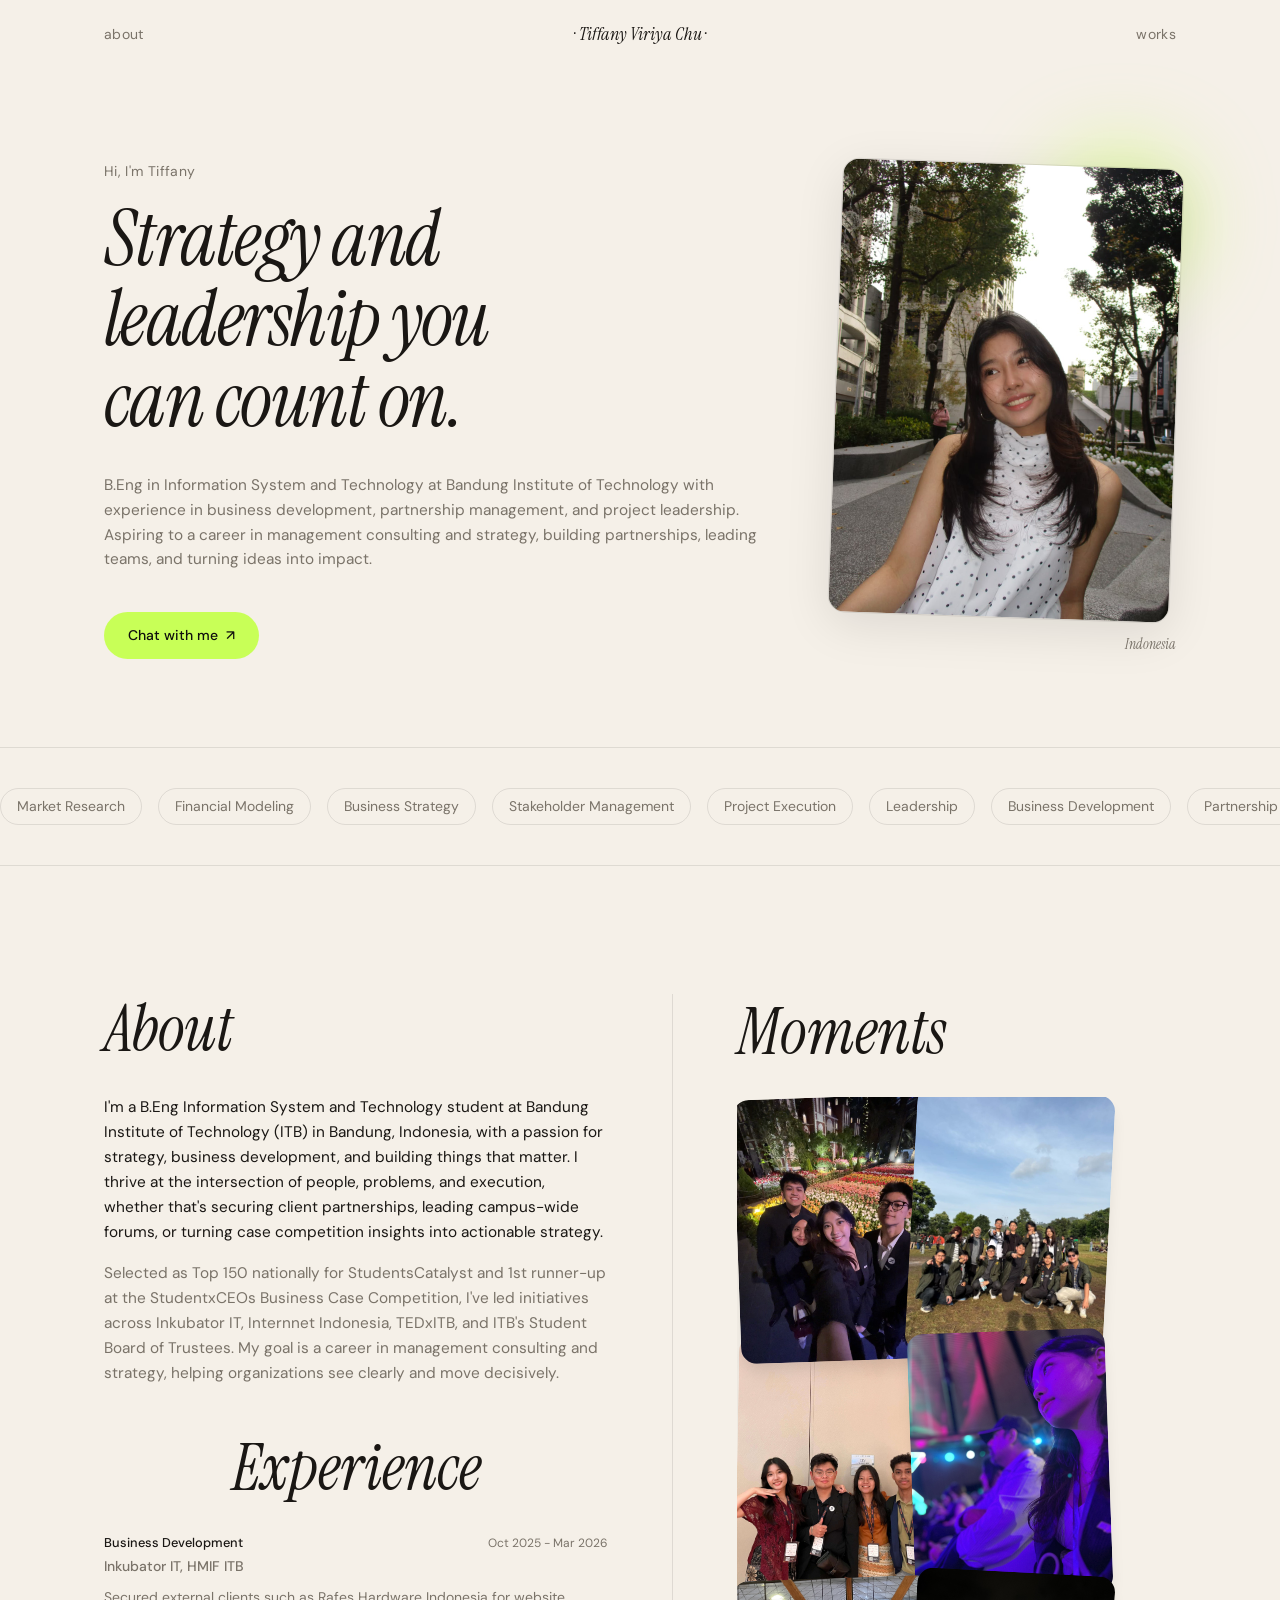
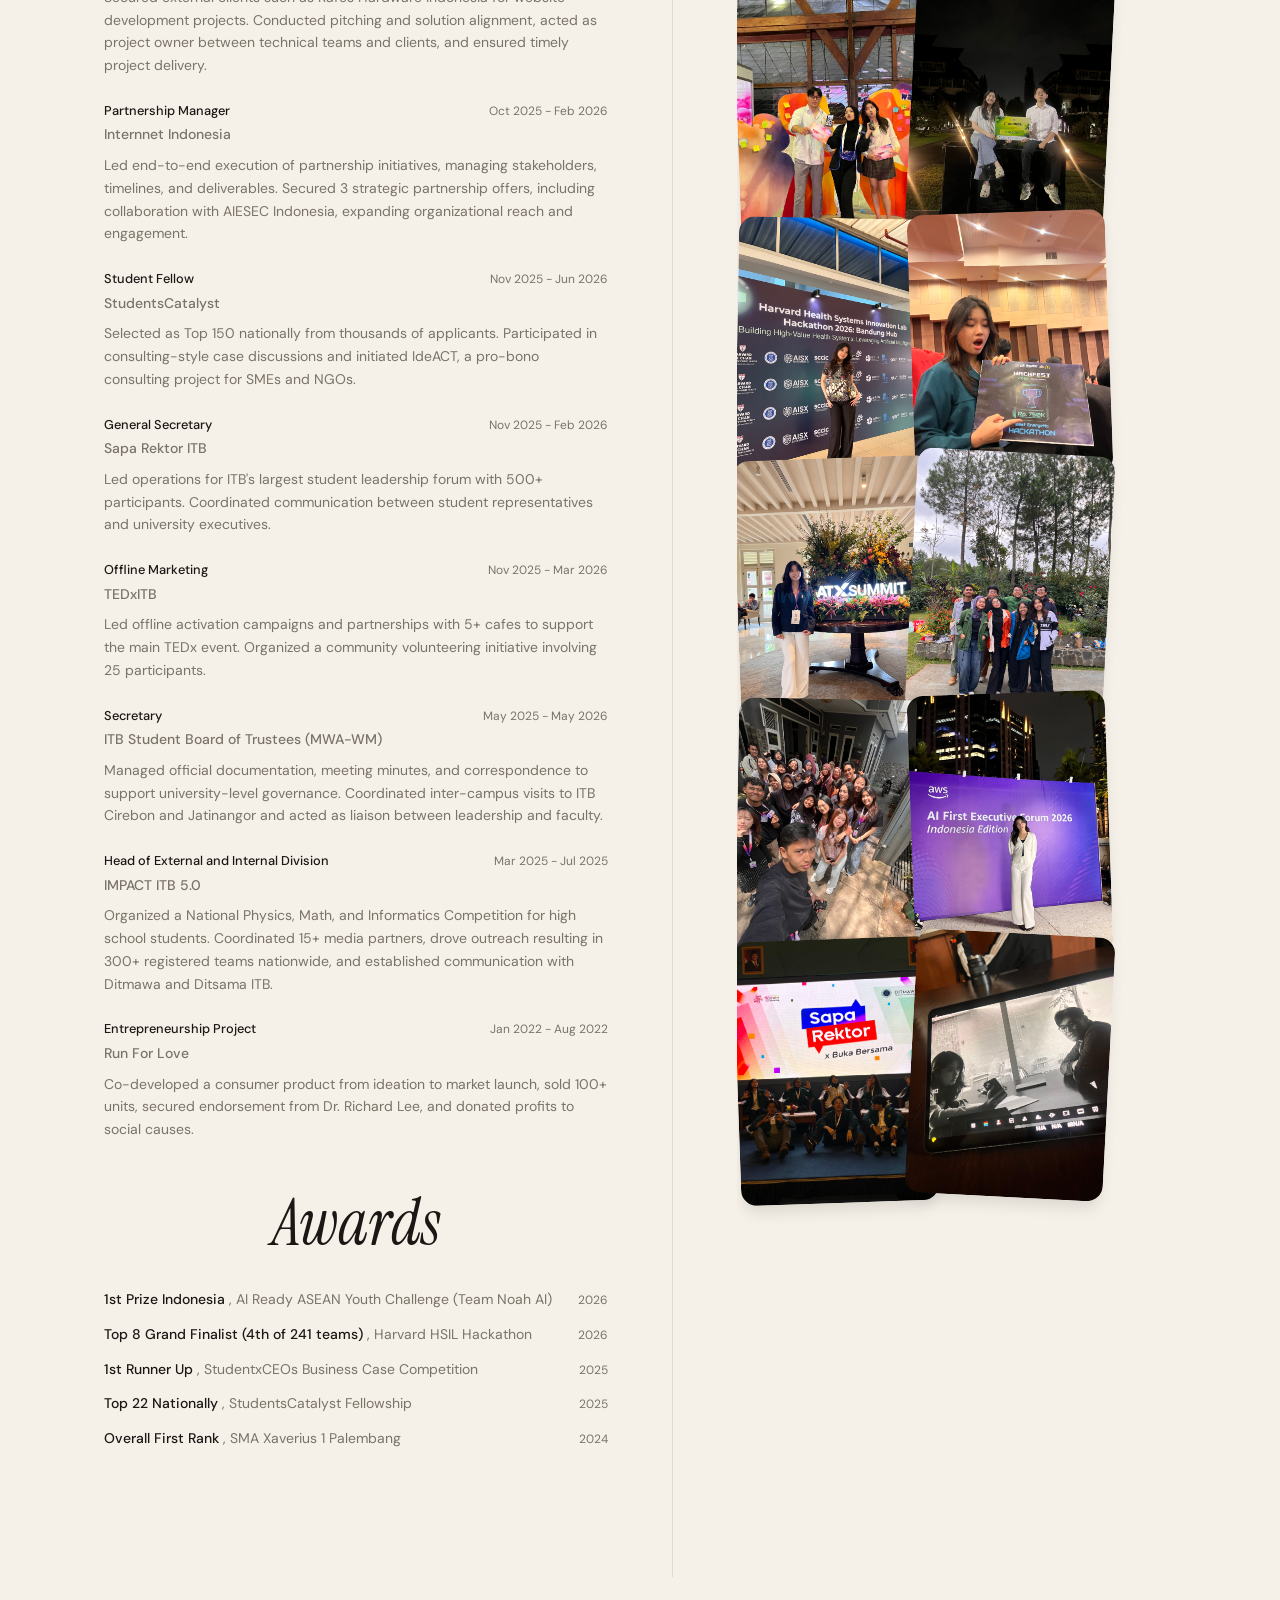
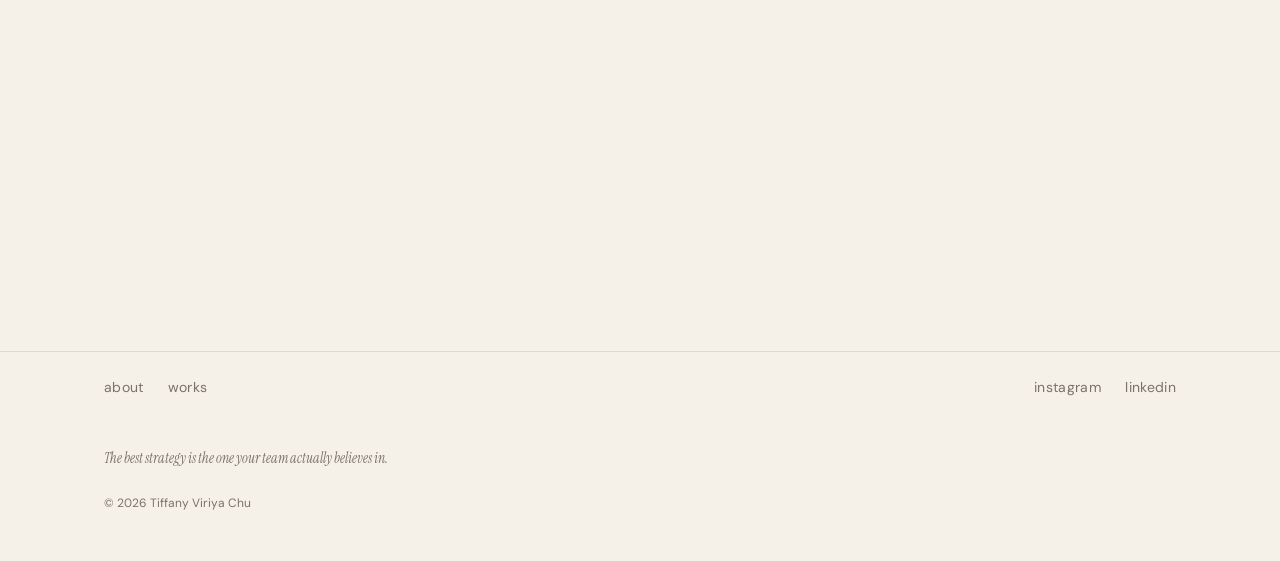
<file: index.html>
<!doctype html>
<html lang="en">
  <head>
    <meta charset="UTF-8" />
    <meta name="viewport" content="width=device-width, initial-scale=1.0" />
    <link rel="icon" href="assets/favicon.ico" sizes="any" />
    <link rel="shortcut icon" href="assets/favicon.ico" />
    <title>Tiffany Viriya Chu - Strategy & Business Development</title>
    <meta
      name="description"
      content="Portfolio of Tiffany Viriya Chu, undergraduate at ITB, project leader, and aspiring management consultant."
    />
    <meta property="og:title" content="Tiffany Viriya Chu" />
    <meta
      property="og:description"
      content="Strategy, business development, and project leadership, aspiring management consultant."
    />
    <meta property="og:image" content="assets/me.jpeg" />
    <link rel="preconnect" href="https://fonts.googleapis.com" />
    <link rel="preconnect" href="https://fonts.gstatic.com" crossorigin />
    <link
      href="https://fonts.googleapis.com/css2?family=DM+Sans:ital,wght@0,400;0,500;0,600;1,400&family=Instrument+Serif:ital@0;1&display=swap"
      rel="stylesheet"
    />
    <style>
      html {
        font-family: "DM Sans", system-ui, sans-serif;
      }
    </style>
    <link rel="stylesheet" href="css/styles.css" />
  </head>
  <body data-page="home">
    <div id="root" class="site-root"></div>
    <script src="js/data.js"></script>
    <script src="js/app.js"></script>
  </body>
</html>
</file>
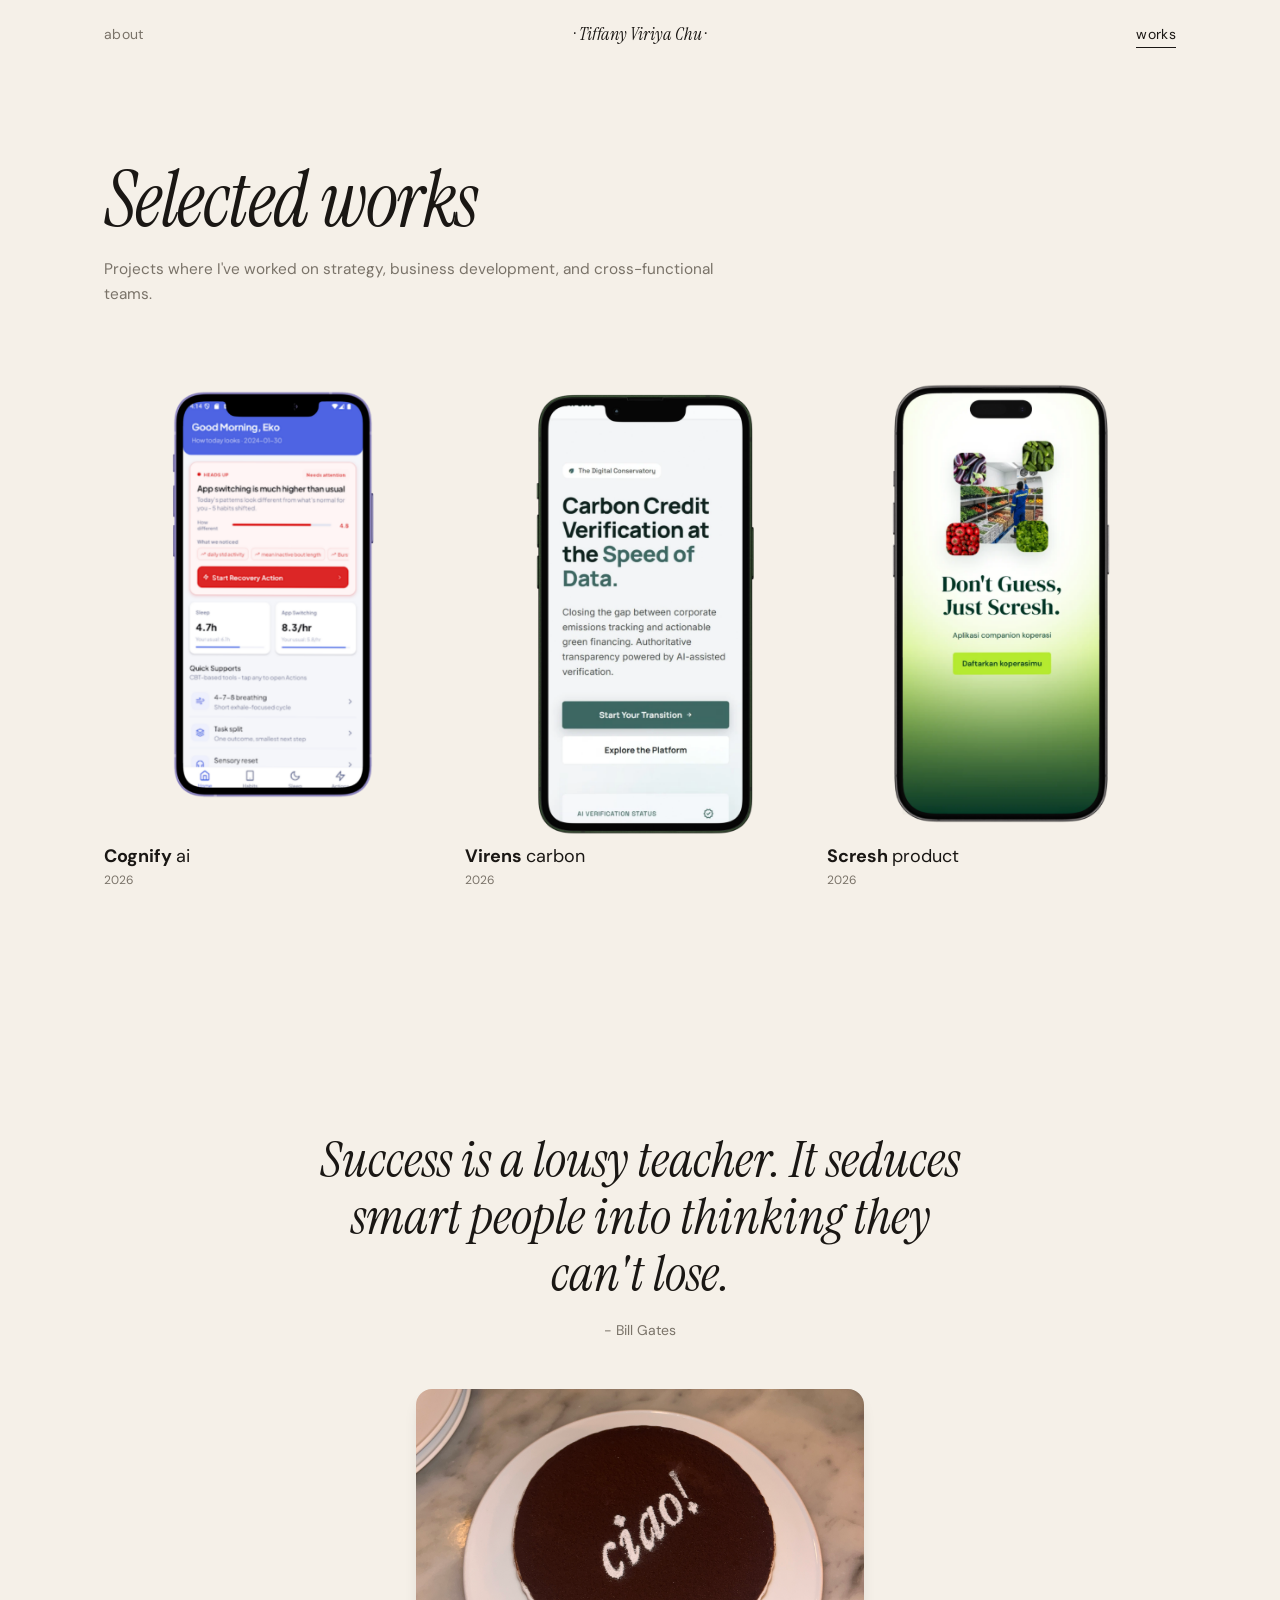
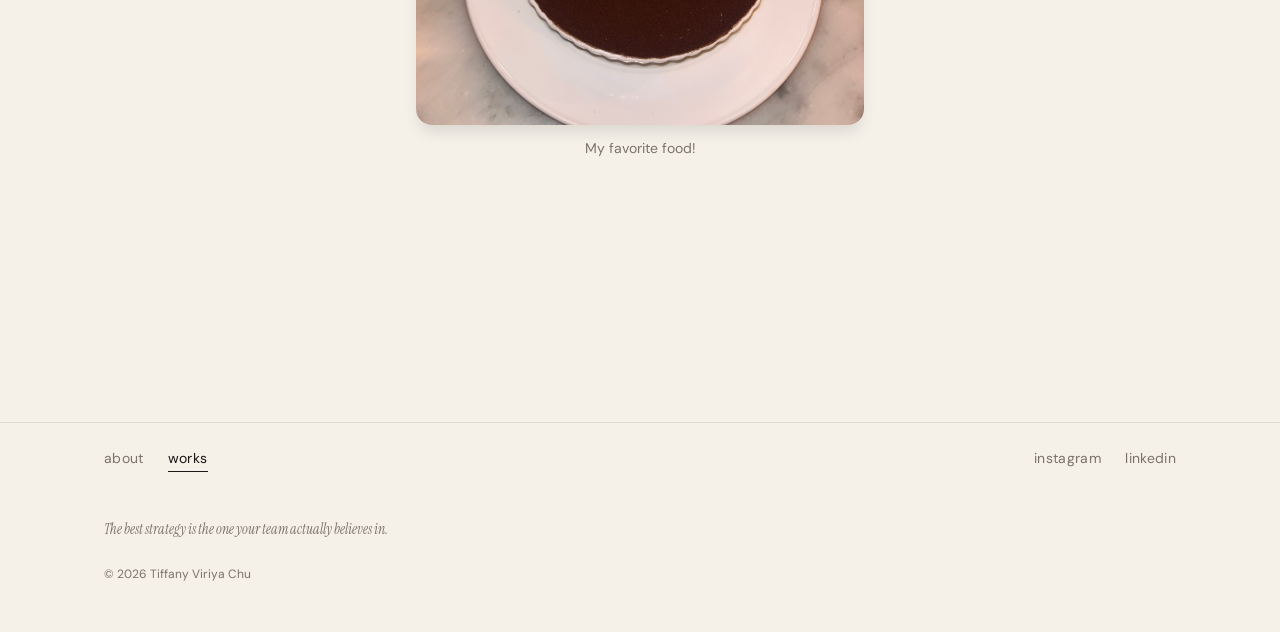
<file: works.html>
<!doctype html>
<html lang="en">
  <head>
    <meta charset="UTF-8" />
    <meta name="viewport" content="width=device-width, initial-scale=1.0" />
    <link rel="icon" href="assets/favicon.ico" sizes="any" />
    <link rel="shortcut icon" href="assets/favicon.ico" />
    <title>Works - Tiffany Viriya Chu</title>
    <meta
      name="description"
      content="Selected works and projects by Tiffany Viriya Chu across strategy, business development, and cross-functional teams."
    />
    <meta property="og:title" content="Works - Tiffany Viriya Chu" />
    <meta
      property="og:description"
      content="Selected works and projects across strategy, business development, and cross-functional teams."
    />
    <meta property="og:image" content="assets/me.jpeg" />
    <link rel="preconnect" href="https://fonts.googleapis.com" />
    <link rel="preconnect" href="https://fonts.gstatic.com" crossorigin />
    <link
      href="https://fonts.googleapis.com/css2?family=DM+Sans:ital,wght@0,400;0,500;0,600;1,400&family=Instrument+Serif:ital@0;1&display=swap"
      rel="stylesheet"
    />
    <style>
      html {
        font-family: "DM Sans", system-ui, sans-serif;
      }
    </style>
    <link rel="stylesheet" href="css/styles.css" />
  </head>
  <body data-page="works">
    <div id="root" class="site-root"></div>
    <script src="js/data.js"></script>
    <script src="js/app.js"></script>
  </body>
</html>
</file>
<file: css/styles.css>
:root {
  --font-sans: "DM Sans", system-ui, -apple-system, BlinkMacSystemFont, "Segoe UI",
    sans-serif;
  --font-serif: "Instrument Serif", var(--font-sans);
  --color-bg: #f5f0e8;
  --color-surface: #ede8de;
  --color-ink: #1a1714;
  --color-ink-muted: #7a7369;
  --color-accent: #c8ff57;
  --color-accent-dark: #0f0f0d;
  --color-border: rgba(26, 23, 20, 0.1);
  --color-ink-90: rgba(26, 23, 20, 0.9);
  --color-bg-90: rgba(245, 240, 232, 0.9);
  --max-width: 1200px;
  --nav-height: 4.5rem;
}

*,
*::before,
*::after {
  box-sizing: border-box;
}

html {
  scroll-behavior: smooth;
  overflow-x: clip;
  font-family: var(--font-sans);
}

body {
  margin: 0;
  background-color: var(--color-bg);
  color: var(--color-ink);
  font-family: var(--font-sans);
  font-weight: 400;
  line-height: 1.625;
  min-height: 100vh;
  overflow-x: clip;
  -webkit-font-smoothing: antialiased;
  -moz-osx-font-smoothing: grayscale;
}

body,
body * {
  font-family: var(--font-sans);
}

h1,
h2,
.nav-brand,
.hero-portrait-caption,
.footer-quote {
  font-family: var(--font-serif);
}

button,
input,
textarea,
select {
  font-family: var(--font-sans);
}

img {
  display: block;
  max-width: 100%;
}

#root {
  min-height: 100vh;
  display: flex;
  flex-direction: column;
}

.site-main {
  flex: 1;
  min-width: 0;
}

h1,
h2,
h3,
h4,
p {
  margin: 0;
}

h1 {
  font-family: var(--font-serif);
  font-style: italic;
  font-weight: 400;
  font-size: clamp(2.75rem, 6vw, 5.5rem);
  line-height: 1.05;
  letter-spacing: -0.02em;
}

h2 {
  font-family: var(--font-serif);
  font-style: italic;
  font-weight: 400;
  font-size: clamp(2rem, 4vw, 3.75rem);
  line-height: 1.08;
  letter-spacing: -0.015em;
}

h3 {
  font-family: var(--font-sans);
  font-weight: 600;
  font-size: clamp(0.875rem, 1.5vw, 1.125rem);
  line-height: 1.375;
  letter-spacing: normal;
  text-transform: uppercase;
}

h4 {
  font-family: var(--font-sans);
  font-weight: 500;
  font-size: clamp(0.7rem, 1vw, 0.8rem);
  line-height: 1.5;
  letter-spacing: 0.1em;
  text-transform: uppercase;
}

p {
  font-family: var(--font-sans);
  font-weight: 400;
  font-size: clamp(0.9rem, 1.2vw, 1rem);
  line-height: 1.625;
}

.container-main {
  width: 100%;
  max-width: var(--max-width);
  margin-inline: auto;
  padding-inline: 1.25rem;
}

@media (min-width: 768px) {
  .container-main {
    padding-inline: 2.5rem;
  }
}

@media (min-width: 1024px) {
  .container-main {
    padding-inline: 4rem;
  }
}

.section {
  padding-block: 5rem;
}

@media (min-width: 768px) {
  .section {
    padding-block: 8rem;
  }
}

.scroll-mt-nav {
  scroll-margin-top: var(--nav-height);
}

.site-header {
  position: fixed;
  top: 0;
  left: 0;
  right: 0;
  z-index: 50;
  transition: background 0.3s, box-shadow 0.3s;
}

.site-header.is-scrolled {
  background: rgba(245, 240, 232, 0.8);
  backdrop-filter: blur(4px);
  -webkit-backdrop-filter: blur(4px);
  box-shadow: 0 1px 0 rgba(0, 0, 0, 0.06);
}

.site-nav {
  display: flex;
  align-items: center;
  justify-content: space-between;
  gap: 1rem;
  padding-block: 1.25rem;
}

.nav-link {
  position: relative;
  flex-shrink: 0;
  font-family: var(--font-sans);
  font-size: 0.875rem;
  letter-spacing: 0.025em;
  color: var(--color-ink-muted);
  text-decoration: none;
  transition: color 0.2s;
}

.nav-link:hover {
  color: var(--color-ink);
}

.nav-link.is-active {
  color: var(--color-ink);
}

.nav-link::after {
  content: "";
  position: absolute;
  bottom: -2px;
  left: 0;
  width: 100%;
  height: 1px;
  background: var(--color-ink);
  transform: scaleX(0);
  transform-origin: left;
  transition: transform 0.2s;
}

.nav-link:hover::after {
  transform: scaleX(1);
}

.nav-link.is-active::after {
  transform: scaleX(1);
}

.nav-brand {
  font-family: var(--font-serif);
  font-size: clamp(0.9rem, 2.5vw, 1.125rem);
  font-style: italic;
  color: var(--color-ink);
  text-decoration: none;
  text-align: center;
  transition: opacity 0.2s;
  min-width: 0;
  overflow: hidden;
  text-overflow: ellipsis;
  white-space: nowrap;
}

.nav-brand:hover {
  opacity: 0.7;
}

.hero-section {
  padding-top: 8rem;
  padding-bottom: 4.5rem;
}

@media (min-width: 768px) {
  .hero-section {
    padding-top: 10rem;
    padding-bottom: 5.5rem;
  }
}

.hero-grid {
  display: grid;
  grid-template-columns: 1fr;
  align-items: start;
}

.hero-greeting {
  margin-bottom: 1rem;
  font-size: 0.875rem;
  letter-spacing: 0.025em;
  color: var(--color-ink-muted);
}

.hero-title {
  max-width: 60ch;
}

.hero-body {
  max-width: 60ch;
  color: var(--color-ink-muted);
}

.hero-cta {
  margin-top: 2.5rem;
}

.hero-portrait-wrap {
  margin-block: 2rem;
  margin-inline: auto;
  width: 100%;
  max-width: 280px;
}

@media (min-width: 640px) {
  .hero-portrait-wrap {
    max-width: 300px;
  }
}

@media (min-width: 1024px) {
  .hero-grid {
    grid-template-columns: minmax(0, 1fr) minmax(260px, 340px);
    align-items: center;
    column-gap: 3.5rem;
  }

  .hero-greeting {
    grid-column: 1;
    grid-row: 1;
  }

  .hero-title {
    grid-column: 1;
    grid-row: 2;
  }

  .hero-portrait-wrap {
    grid-column: 2;
    grid-row: 1 / span 4;
    justify-self: end;
    margin: 0;
    max-width: none;
    width: 100%;
  }

  .hero-body {
    grid-column: 1;
    grid-row: 3;
    margin-top: 2rem;
  }

  .hero-cta {
    grid-column: 1;
    grid-row: 4;
  }
}

.hero-portrait-inner {
  position: relative;
}

.hero-portrait-glow {
  position: absolute;
  right: -1rem;
  top: -1rem;
  width: 7rem;
  height: 7rem;
  border-radius: 50%;
  background: rgba(200, 255, 87, 0.5);
  filter: blur(40px);
  pointer-events: none;
}

@media (min-width: 768px) {
  .hero-portrait-glow {
    width: 9rem;
    height: 9rem;
  }
}

.hero-portrait-frame {
  position: relative;
  transform: rotate(2deg);
  transition: transform 0.5s ease;
}

.hero-portrait-frame:hover {
  transform: rotate(0deg);
}

.hero-portrait-img-wrap {
  position: relative;
  width: 100%;
  aspect-ratio: 3 / 4;
  overflow: hidden;
  border-radius: 1rem;
  box-shadow: 0 12px 48px rgba(0, 0, 0, 0.1);
  outline: 1px solid var(--color-border);
}

.hero-portrait-img-wrap img {
  width: 100%;
  height: 100%;
  object-fit: cover;
  object-position: center 15%;
}

.hero-portrait-caption {
  margin-top: 1rem;
  font-family: var(--font-serif);
  font-size: 0.875rem;
  font-style: italic;
  text-align: center;
  color: var(--color-ink-muted);
}

@media (min-width: 1024px) {
  .hero-portrait-caption {
    text-align: right;
  }
}

.btn-accent {
  display: inline-flex;
  align-items: center;
  gap: 0.5rem;
  width: fit-content;
  padding: 0.75rem 1.5rem;
  border-radius: 9999px;
  background: var(--color-accent);
  color: var(--color-accent-dark);
  font-family: var(--font-sans);
  font-size: 0.875rem;
  font-weight: 500;
  text-decoration: none;
  transition: background 0.2s, color 0.2s;
}

.btn-accent:hover {
  background: var(--color-ink);
  color: var(--color-bg);
}

.ticker-section {
  overflow: hidden;
  border-block: 1px solid var(--color-border);
  padding-block: 2rem;
}

@media (min-width: 768px) {
  .ticker-section {
    padding-block: 2.5rem;
  }
}

.marquee-wrap {
  overflow: hidden;
  width: 100%;
}

.marquee-track {
  display: flex;
  width: max-content;
  animation: marquee 30s linear infinite;
}

.marquee-wrap:hover .marquee-track {
  animation-play-state: paused;
}

.marquee-group {
  display: flex;
  flex-shrink: 0;
  gap: 1rem;
  padding-right: 1rem;
}

@keyframes marquee {
  from {
    transform: translateX(0);
  }
  to {
    transform: translateX(-50%);
  }
}

.service-chip {
  display: inline-flex;
  flex-shrink: 0;
  align-items: center;
  padding: 0.375rem 1rem;
  border: 1px solid var(--color-border);
  border-radius: 9999px;
  font-family: var(--font-sans);
  font-size: 0.875rem;
  color: var(--color-ink-muted);
  white-space: nowrap;
  transition: color 0.2s;
}

.service-chip:hover {
  color: var(--color-ink);
}

.about-section {
  padding-bottom: 15rem;
}

@media (min-width: 768px) {
  .about-section {
    padding-bottom: 15rem;
  }
}

.about-heading {
  margin-bottom: 2rem;
  font-size: clamp(2.5rem, 5vw, 4.75rem);
  text-align: left;
}

.about-grid {
  display: grid;
  gap: 2rem;
  min-width: 0;
}

@media (min-width: 768px) {
  .about-grid {
    grid-template-columns: minmax(0, 1fr) minmax(0, 1fr);
    gap: 2.5rem;
    align-items: start;
  }
}

@media (min-width: 1024px) {
  .about-grid {
    gap: 4rem;
  }
}

.about-content {
  min-width: 0;
}

.about-paragraph + .about-paragraph {
  margin-top: 1rem;
}

.about-paragraph--muted {
  color: var(--color-ink-muted);
}

.about-block {
  margin-top: 3rem;
}

.about-block__title {
  margin-bottom: 2rem;
  font-family: var(--font-serif);
  font-size: clamp(2.5rem, 5vw, 4.75rem);
  font-style: italic;
  font-weight: 400;
  line-height: 1.05;
  text-align: center;
  text-transform: none;
}

.experience-list,
.awards-list {
  list-style: none;
  margin: 0;
  padding: 0;
}

.experience-item + .experience-item {
  margin-top: 1.5rem;
}

.experience-item__head {
  display: flex;
  flex-wrap: wrap;
  align-items: baseline;
  justify-content: space-between;
  gap: 0.5rem;
}

.experience-role {
  font-family: var(--font-sans);
  text-transform: none;
  letter-spacing: normal;
  color: var(--color-ink);
}

.experience-period,
.experience-org,
.experience-desc {
  font-family: var(--font-sans);
}

.experience-period {
  flex-shrink: 0;
  font-size: 0.75rem;
  color: var(--color-ink-muted);
}

.experience-org {
  margin-top: 0.125rem;
  font-size: 0.875rem;
  font-weight: 500;
  color: var(--color-ink-muted);
}

.experience-desc {
  margin-top: 0.5rem;
  font-size: 0.875rem;
  color: var(--color-ink-muted);
}

.award-item {
  display: flex;
  align-items: baseline;
  justify-content: space-between;
  gap: 1rem;
  font-family: var(--font-sans);
  font-size: 0.875rem;
}

.award-item + .award-item {
  margin-top: 0.75rem;
}

.award-title,
.award-org,
.award-year {
  font-family: var(--font-sans);
}

.award-title {
  font-weight: 500;
  color: var(--color-ink);
}

.award-org {
  color: var(--color-ink-muted);
}

.award-year {
  flex-shrink: 0;
  font-size: 0.75rem;
  color: var(--color-ink-muted);
}

.about-collage-wrap {
  align-self: end;
  min-width: 0;
  width: 100%;
  max-width: 28rem;
  margin-inline: auto;
  padding-top: 0.25rem;
}

@media (min-width: 768px) {
  .about-collage-wrap {
    align-self: start;
    border-left: 1px solid var(--color-border);
    max-width: none;
    margin-inline: 0;
    padding-left: 2.5rem;
  }
}

@media (min-width: 1024px) {
  .about-collage-wrap {
    padding-left: 4rem;
  }
}

.moments-heading {
  margin: 0 0 2rem;
  font-family: var(--font-serif);
  font-size: clamp(2.5rem, 5vw, 4.75rem);
  font-style: italic;
  font-weight: 400;
  line-height: 1.05;
  text-align: left;
  text-transform: none;
}

.about-collage {
  container-type: inline-size;
  position: relative;
  width: 100%;
  --collage-overlap: 1.5rem;
  --collage-photo-w: 46cqw;
  --collage-photo-h: calc(var(--collage-photo-w) * 4 / 3);
  --collage-col-lift: -0.375rem;
  --collage-rows: 1;
  height: calc(
    var(--collage-rows) * var(--collage-photo-h) -
      (var(--collage-rows) - 1) * var(--collage-overlap)
  );
}

@media (min-width: 768px) {
  .about-collage {
    height: min(
      calc(
        var(--collage-rows) * var(--collage-photo-h) -
          (var(--collage-rows) - 1) * var(--collage-overlap)
      ),
      130rem
    );
    overflow-y: auto;
    padding-right: 0.5rem;
    scrollbar-width: thin;
    scrollbar-color: var(--color-border) transparent;
  }
}

.about-photo {
  position: absolute;
  width: var(--collage-photo-w);
  aspect-ratio: 3 / 4;
  overflow: hidden;
  border-radius: 1rem;
  box-shadow: 0 10px 15px -3px rgba(0, 0, 0, 0.1);
}

.about-photo:hover,
.about-photo:focus,
.about-photo:focus-within,
.about-photo.is-active {
  z-index: 999 !important;
  box-shadow: 0 18px 36px rgba(0, 0, 0, 0.18);
}

.about-photo img {
  width: 100%;
  height: 100%;
  object-fit: cover;
}

.about-quote {
  position: absolute;
  width: var(--collage-photo-w);
  margin: 0;
  transform: translateY(2.5rem);
  color: var(--color-ink);
  text-align: center;
}

.about-quote__text {
  margin: 0;
  font-family: var(--font-serif);
  font-size: clamp(1.75rem, 6cqw, 2.75rem);
  font-style: italic;
  line-height: 1.05;
}

.about-quote__author {
  margin-top: 0.75rem;
  font-family: var(--font-sans);
  font-size: 0.75rem;
  font-style: normal;
  color: var(--color-ink-muted);
  text-align: center;
}

.about-photo__caption {
  position: absolute;
  right: 0;
  bottom: 0;
  left: 0;
  z-index: 1;
  margin: 0;
  padding: 3rem 0.75rem 0.75rem;
  background: linear-gradient(
    to top,
    rgba(26, 23, 20, 0.96),
    rgba(26, 23, 20, 0.72) 55%,
    transparent
  );
  font-family: var(--font-sans);
  font-size: 0.75rem;
  line-height: 1.4;
  text-align: left;
  color: rgba(245, 240, 232, 0.9);
  opacity: 0;
  pointer-events: none;
  transition: opacity 0.3s ease;
}

.about-photo:hover .about-photo__caption,
.about-photo:focus .about-photo__caption,
.about-photo:focus-within .about-photo__caption,
.about-photo.is-active .about-photo__caption {
  opacity: 1;
}

.favorite-food {
  margin: 3rem auto 0;
  text-align: center;
}

.favorite-food img {
  width: 100%;
  max-width: 28rem;
  aspect-ratio: 4 / 3;
  object-fit: cover;
  border-radius: 1rem;
  box-shadow: 0 10px 15px -3px rgba(0, 0, 0, 0.1);
  margin-inline: auto;
}

.favorite-food figcaption {
  margin-top: 0.75rem;
  font-family: var(--font-sans);
  font-size: 0.875rem;
  color: var(--color-ink-muted);
}

.works-header {
  margin-bottom: 3.5rem;
}

.works-section--page {
  padding-top: 8rem;
}

@media (min-width: 768px) {
  .works-section--page {
    padding-top: 10rem;
  }
}

@media (min-width: 768px) {
  .works-header {
    margin-bottom: 4rem;
  }
}

.works-header__desc {
  margin-top: 1rem;
  max-width: 60ch;
  color: var(--color-ink-muted);
}

.works-grid {
  display: grid;
  grid-template-columns: 1fr;
  gap: 0.75rem;
  min-width: 0;
}

.works-quote {
  max-width: 42rem;
  margin: 15rem auto 0;
  text-align: center;
}

.works-quote p {
  font-family: var(--font-serif);
  font-size: clamp(1.9rem, 4vw, 3.25rem);
  font-style: italic;
  line-height: 1.12;
  color: var(--color-ink);
}

.works-quote cite {
  display: block;
  margin-top: 1rem;
  font-family: var(--font-sans);
  font-size: 0.875rem;
  font-style: normal;
  color: var(--color-ink-muted);
}

@media (min-width: 640px) {
  .works-grid {
    grid-template-columns: repeat(2, minmax(0, 1fr));
  }
}

@media (min-width: 1024px) {
  .works-grid {
    grid-template-columns: repeat(3, minmax(0, 1fr));
  }
}

.work-card {
  display: flex;
  flex-direction: column;
  gap: 0.5rem;
  min-width: 0;
}

.work-card__visual {
  position: relative;
  width: 100%;
  aspect-ratio: 3 / 4;
  overflow: hidden;
}

.work-card__face,
.work-card__overlay {
  position: absolute;
  inset: 0;
  transition: opacity 0.3s ease;
}

.work-card__face {
  opacity: 1;
  z-index: 1;
  overflow: hidden;
}

.work-card__cover {
  width: 100%;
  height: 100%;
  object-fit: cover;
  object-position: center;
}

.work-card__cover--contain {
  object-fit: contain;
  padding: 1rem;
  background: var(--color-surface);
}

.work-card__overlay {
  display: flex;
  flex-direction: column;
  justify-content: space-between;
  padding: 1rem;
  background: var(--color-ink-90);
  opacity: 0;
  z-index: 2;
}

.work-card__visual:hover .work-card__face {
  opacity: 0;
}

.work-card__visual:hover .work-card__overlay {
  opacity: 1;
}

.work-card__description {
  pointer-events: none;
  overflow: auto;
  font-size: 0.875rem;
  line-height: 1.625;
  text-align: left;
  color: var(--color-bg-90);
}

.work-card__link {
  align-self: flex-start;
  font-size: 0.875rem;
  color: var(--color-accent);
  text-decoration: none;
  text-underline-offset: 4px;
}

.work-card__link:hover {
  text-decoration: underline;
}

.work-card__meta {
  min-width: 0;
}

.work-card__title {
  text-transform: none;
  letter-spacing: normal;
  font-weight: 600;
  font-size: clamp(0.875rem, 1.5vw, 1.125rem);
  line-height: 1.375;
}

.work-card__title-bold {
  font-weight: 700;
  color: var(--color-ink);
}

.work-card__title-cat {
  font-weight: 400;
  color: var(--color-ink);
}

.work-card__year {
  margin-top: 0.125rem;
  font-size: 0.75rem;
  color: var(--color-ink-muted);
}

.cta-inner {
  text-align: center;
}

.cta-section {
  padding-top: 0.75rem;
  padding-bottom: 1.25rem;
}

@media (min-width: 768px) {
  .cta-section {
    padding-top: 1rem;
    padding-bottom: 1.5rem;
  }
}

.cta-eyebrow {
  margin-bottom: 1rem;
  font-size: 0.875rem;
  letter-spacing: 0.025em;
  color: var(--color-ink-muted);
}

.cta-link {
  display: inline-block;
  color: inherit;
  text-decoration: none;
}

.cta-link h2 {
  text-decoration: underline;
  text-decoration-color: var(--color-border);
  text-underline-offset: 8px;
  transition: text-decoration-color 0.2s;
}

.cta-link:hover h2 {
  text-decoration-color: var(--color-ink);
}

.site-footer {
  border-top: 1px solid var(--color-border);
  padding: 1.5rem 0 3rem;
}

.footer-row {
  display: flex;
  flex-direction: column;
  align-items: flex-start;
  gap: 2rem;
}

@media (min-width: 768px) {
  .footer-row {
    flex-direction: row;
    align-items: center;
    justify-content: space-between;
  }
}

.footer-links {
  display: flex;
  flex-wrap: wrap;
  gap: 1.5rem;
}

.footer-quote {
  margin-top: 3rem;
  max-width: 28rem;
  font-family: var(--font-serif);
  font-size: 0.875rem;
  font-style: italic;
  color: var(--color-ink-muted);
}

.footer-copy {
  margin-top: 1.5rem;
  font-size: 0.75rem;
  color: var(--color-ink-muted);
}

.reveal {
  opacity: 0;
  transform: translateY(20px);
  transition: opacity 0.5s ease-out, transform 0.5s ease-out;
}

.reveal.is-visible {
  opacity: 1;
  transform: translateY(0);
}

.hero-enter {
  opacity: 0;
  transform: translateY(8px);
  animation: heroFadeIn 0.5s ease-out forwards;
}

.hero-portrait-enter {
  opacity: 0;
  transform: translateX(16px);
  animation: heroPortraitIn 0.5s ease-out 0.15s forwards;
}

@keyframes heroFadeIn {
  to {
    opacity: 1;
    transform: translateY(0);
  }
}

@keyframes heroPortraitIn {
  to {
    opacity: 1;
    transform: translateX(0);
  }
}

@media (prefers-reduced-motion: reduce) {
  html {
    scroll-behavior: auto;
  }

  .marquee-track {
    animation: none;
  }

  .reveal,
  .hero-enter,
  .hero-portrait-enter {
    opacity: 1;
    transform: none;
    animation: none;
    transition: none;
  }

  .hero-portrait-frame {
    transform: none;
  }

  .hero-portrait-frame:hover {
    transform: none;
  }

  .work-card__face,
  .work-card__overlay {
    transition: none;
  }
}

@media (hover: none) {
  .work-card__visual:focus-within .work-card__face {
    opacity: 0;
  }

  .work-card__visual:focus-within .work-card__overlay {
    opacity: 1;
  }
}
</file>
